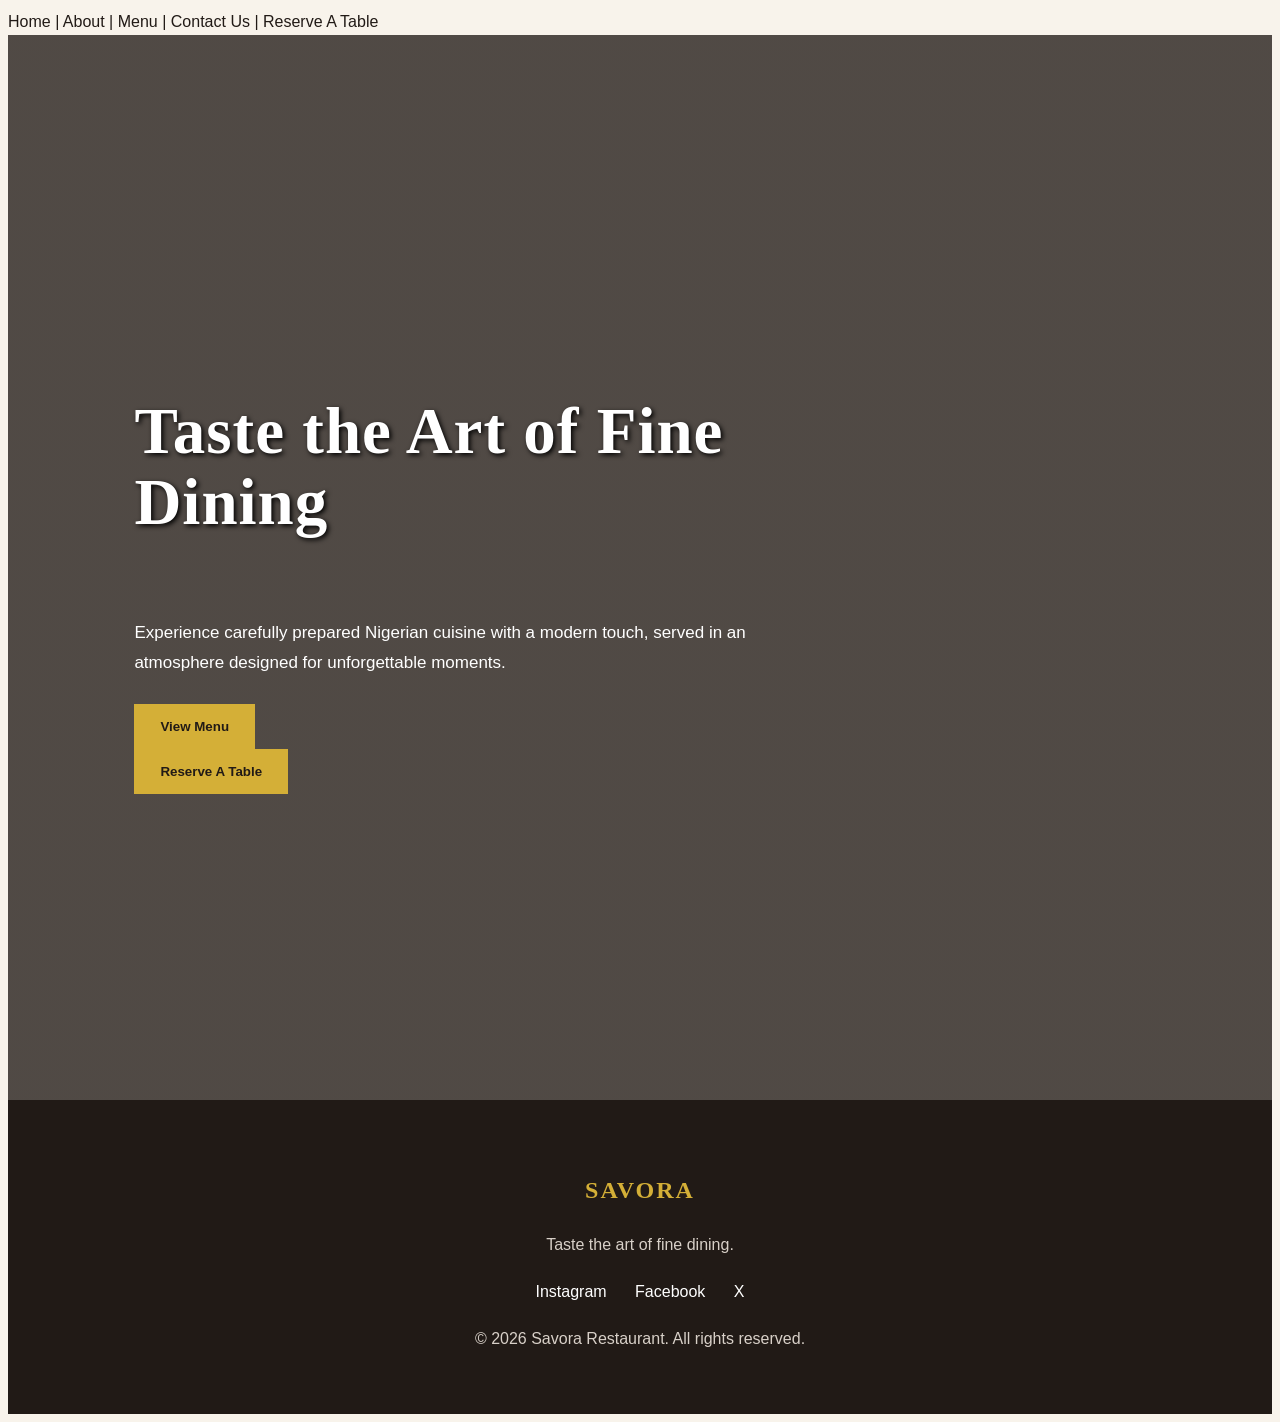
<file: index.html>
<!DOCTYPE html>
<html lang="en">
<head>
    <meta charset="UTF-8">
    <meta name="viewport" content="width=device-width, initial-scale=1.0">
    <title>SAVORA</title>
    <link rel="icon" href="./media/download__2_-removebg-preview.png">
    <link rel="stylesheet" href="./style.css">
</head>
<body>
    <a href="/">Home |</a>
    <a href="./about.html">About |</a>
    <a href="./menu.html">Menu |</a>
    <a href="./contact.html">Contact Us |</a>
    <a href="./reservation.html">Reserve A Table</a>

<section id="home">
    <h1>Taste the Art of Fine Dining</h1>

    <p>
        Experience carefully prepared Nigerian cuisine with a modern touch,
        served in an atmosphere designed for unforgettable moments.
    </p>

    <button onclick="window.location.href='menu.html'">
    View Menu
</button>

<button onclick="window.location.href='reservation.html'">
    Reserve A Table
</button>
</section>

<footer>
    <h2>SAVORA</h2>

    <p>Taste the art of fine dining.</p>

    <div>
        <a href="#">Instagram</a>
        <a href="#">Facebook</a>
        <a href="#">X</a>
    </div>

    <p>© 2026 Savora Restaurant. All rights reserved.</p>
</footer>
</body>
</html>
</file>
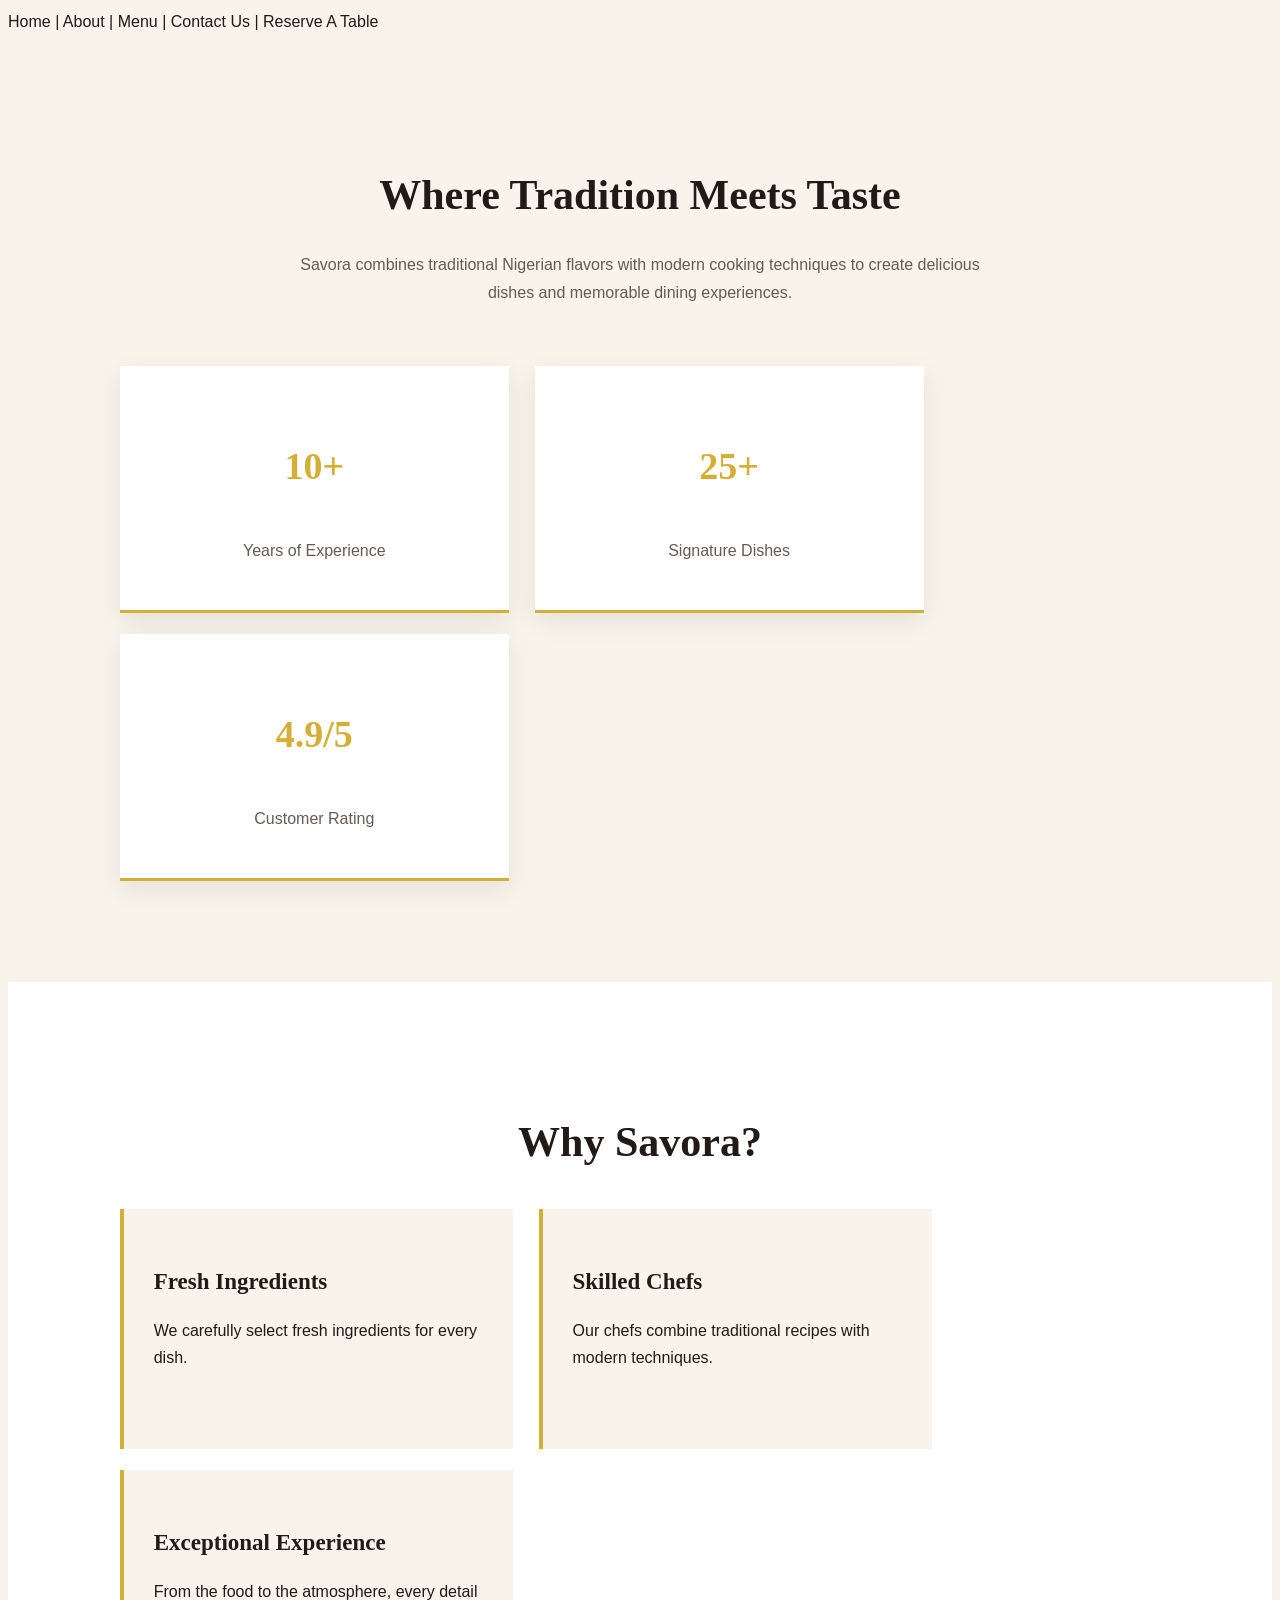
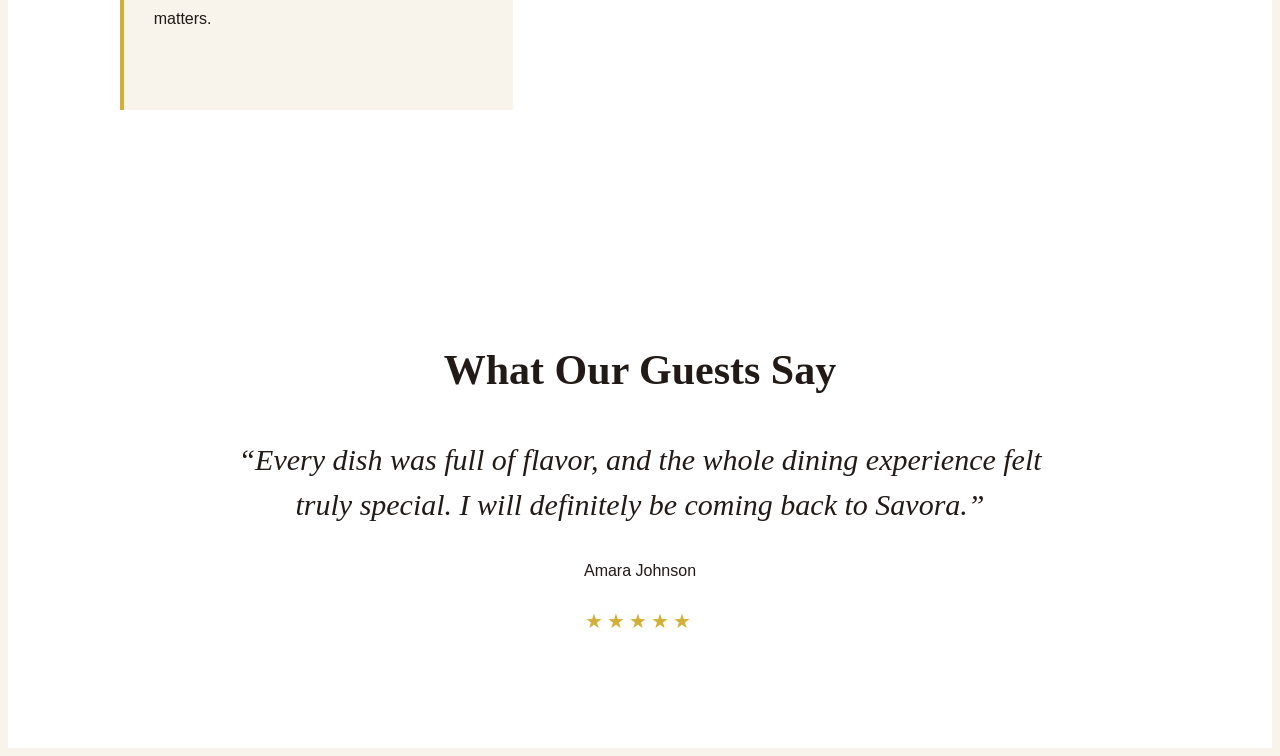
<file: about.html>
<!DOCTYPE html>
<html lang="en">
<head>
    <meta charset="UTF-8">
    <meta name="viewport" content="width=device-width, initial-scale=1.0">
    <title>Savora - About</title>
     <link rel="icon" href="./media/download__2_-removebg-preview.png">
</head>
<body>
     <a href="/">Home |</a>
    <a href="./about.html">About |</a>
    <a href="./menu.html">Menu |</a>
    <a href="./contact.html">Contact Us |</a>
    <a href="./reservation.html">Reserve A Table</a>
        <link rel="stylesheet" href="./style.css">
<section id="about">
    <h2>Where Tradition Meets Taste</h2>

    <p>
        Savora combines traditional Nigerian flavors with modern cooking
        techniques to create delicious dishes and memorable dining experiences.
    </p>

    <div>
        <h3>10+</h3>
        <p>Years of Experience</p>
    </div>

    <div>
        <h3>25+</h3>
        <p>Signature Dishes</p>
    </div>

    <div>
        <h3>4.9/5</h3>
        <p>Customer Rating</p>
    </div>
</section>

<section>
    <h2>Why Savora?</h2>

    <article>
        <h3>Fresh Ingredients</h3>
        <p>
            We carefully select fresh ingredients for every dish.
        </p>
    </article>

    <article>
        <h3>Skilled Chefs</h3>
        <p>
            Our chefs combine traditional recipes with modern techniques.
        </p>
    </article>

    <article>
        <h3>Exceptional Experience</h3>
        <p>
            From the food to the atmosphere, every detail matters.
        </p>
    </article>
</section>

<section>
    <h2>What Our Guests Say</h2>

    <blockquote>
        “Every dish was full of flavor, and the whole dining experience
        felt truly special. I will definitely be coming back to Savora.”
    </blockquote>

    <p>Amara Johnson</p>

    <p>★★★★★</p>
</section>

</body>
</html>
</file>
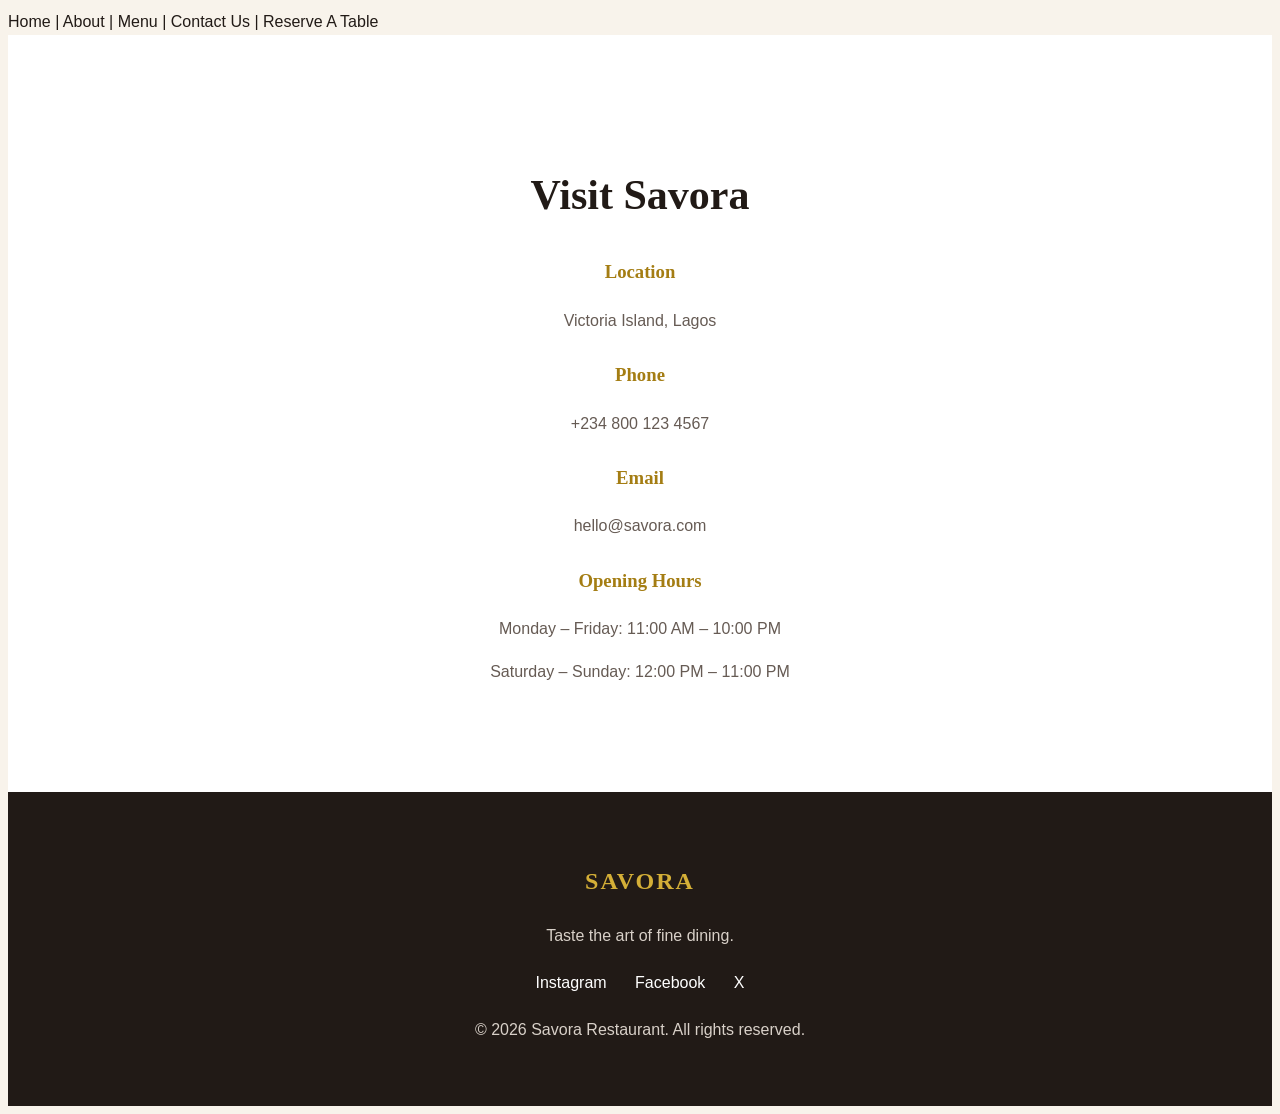
<file: contact.html>
<!DOCTYPE html>
<html lang="en">
<head>
    <meta charset="UTF-8">
    <meta name="viewport" content="width=device-width, initial-scale=1.0">
    <title>SAVORA - Contact Us</title>
     <link rel="icon" href="./media/download__2_-removebg-preview.png">
</head>
<body>
    <a href="/">Home |</a>
    <a href="./about.html">About |</a>
    <a href="./menu.html">Menu |</a>
    <a href="./contact.html">Contact Us |</a>
    <a href="./reservation.html">Reserve A Table</a>
        <link rel="stylesheet" href="./style.css">

<section id="contact">
    <h2>Visit Savora</h2>

    <h3>Location</h3>
    <p>Victoria Island, Lagos</p>

    <h3>Phone</h3>
    <p>+234 800 123 4567</p>

    <h3>Email</h3>
    <p>hello@savora.com</p>

    <h3>Opening Hours</h3>
    <p>Monday – Friday: 11:00 AM – 10:00 PM</p>
    <p>Saturday – Sunday: 12:00 PM – 11:00 PM</p>
</section>

<footer>
    <h2>SAVORA</h2>

    <p>Taste the art of fine dining.</p>

    <div>
        <a href="#">Instagram</a>
        <a href="#">Facebook</a>
        <a href="#">X</a>
    </div>

    <p>© 2026 Savora Restaurant. All rights reserved.</p>
</footer>

</body>
</html>
</file>
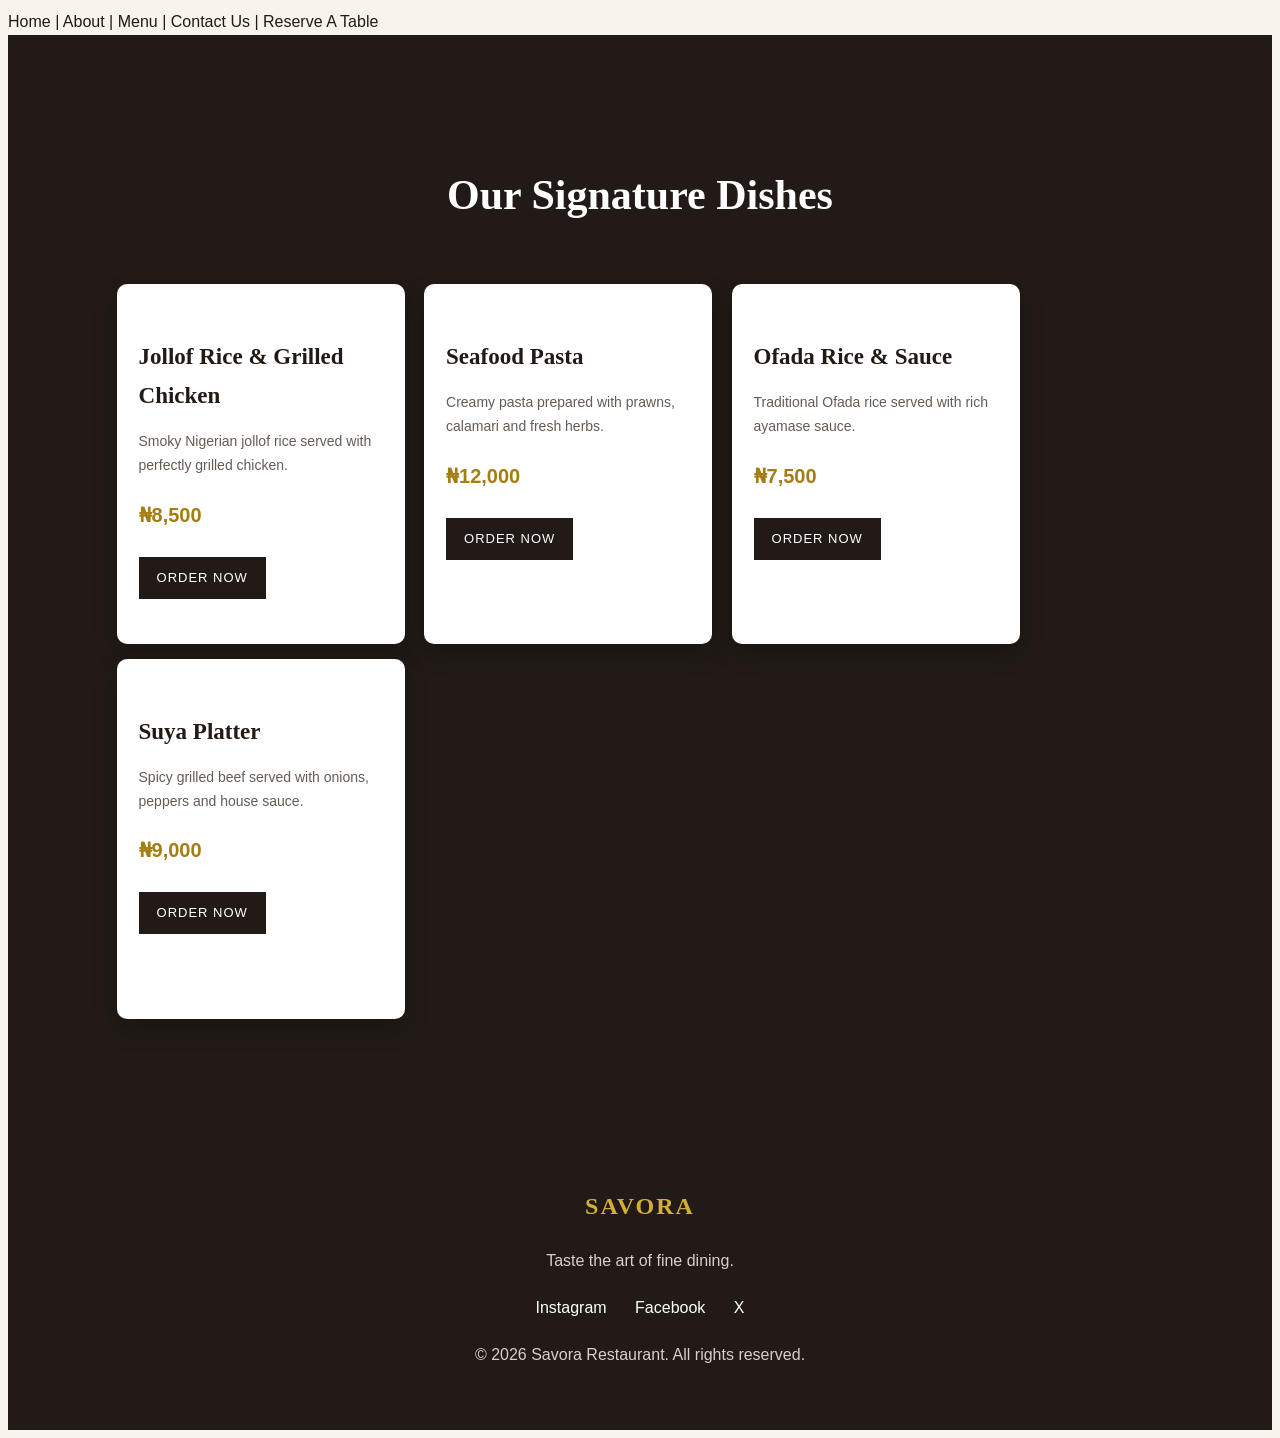
<file: menu.html>
<!DOCTYPE html>
<html lang="en">
<head>
    <meta charset="UTF-8">
    <meta name="viewport" content="width=device-width, initial-scale=1.0">
    <title>SABORA - Menu</title>
     <link rel="icon" href="./media/download__2_-removebg-preview.png">
</head>
<body>
    <a href="/">Home |</a>
    <a href="./about.html">About |</a>
    <a href="./menu.html">Menu |</a>
    <a href="./contact.html">Contact Us |</a>
    <a href="./reservation.html">Reserve A Table</a>
        <link rel="stylesheet" href="./style.css">
        
<div class="boom">
<section id="menu">
    <h2>Our Signature Dishes</h2>

    <div>
        <h3>Jollof Rice &amp; Grilled Chicken</h3>
        <p>Smoky Nigerian jollof rice served with perfectly grilled chicken.</p>
        <p>₦8,500</p>
        <a href="#">Order Now</a>
    </div>

    <div>
        <h3>Seafood Pasta</h3>
        <p>Creamy pasta prepared with prawns, calamari and fresh herbs.</p>
        <p>₦12,000</p>
        <a href="#">Order Now</a>
    </div>

    <div>
        <h3>Ofada Rice &amp; Sauce</h3>
        <p>Traditional Ofada rice served with rich ayamase sauce.</p>
        <p>₦7,500</p>
        <a href="#">Order Now</a>
    </div>

    <div>
        <h3>Suya Platter</h3>
        <p>Spicy grilled beef served with onions, peppers and house sauce.</p>
        <p>₦9,000</p>
        <a href="#">Order Now</a>
    </div>
</section>

<footer>
    <h2>SAVORA</h2>

    <p>Taste the art of fine dining.</p>

    <div>
        <a href="#">Instagram</a>
        <a href="#">Facebook</a>
        <a href="#">X</a>
    </div>

    <p>© 2026 Savora Restaurant. All rights reserved.</p>
</footer>
</div>
</body>
</html>
</file>
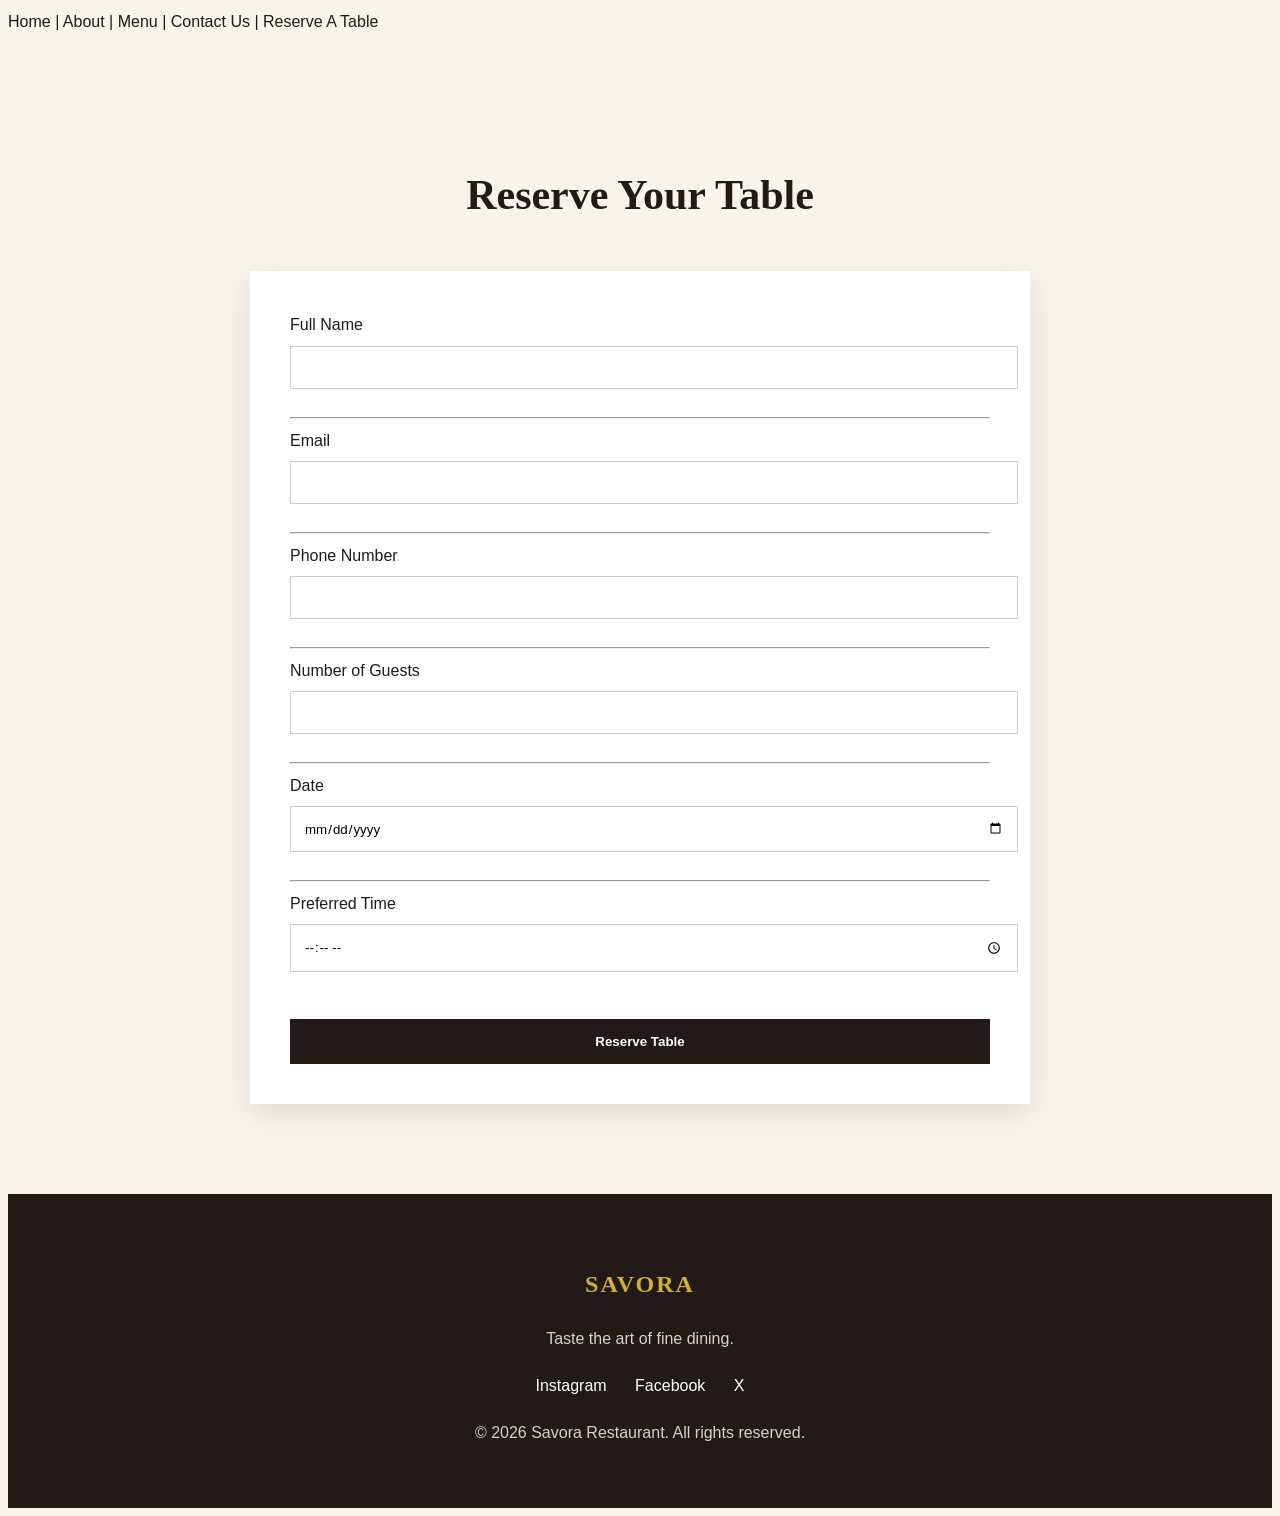
<file: reservation.html>
<!DOCTYPE html>
<html lang="en">
<head>
    <meta charset="UTF-8">
    <meta name="viewport" content="width=device-width, initial-scale=1.0">
    <title>SAVORA - Reservation</title>
</head>
<body>
 <a href="/">Home |</a>
    <a href="./about.html">About |</a>
    <a href="./menu.html">Menu |</a>
    <a href="./contact.html">Contact Us |</a>
    <a href="./reservation.html">Reserve A Table</a>
        <link rel="stylesheet" href="./style.css">

<section id="reservation">
    <h2>Reserve Your Table</h2>

    <form>
        <label for="name">Full Name</label>
        <input type="text" id="name" name="name" required> <br>
<hr>
        <label for="email">Email</label>
        <input type="email" id="email" name="email" required> <br>
<hr>
        <label for="phone">Phone Number</label>
        <input type="tel" id="phone" name="phone" required> <br>
<hr>
        <label for="guests">Number of Guests</label>
        <input type="number" id="guests" name="guests" min="1" required> <br>
<hr>
        <label for="date">Date</label>
        <input type="date" id="date" name="date" required> <br>
<hr>
        <label for="time">Preferred Time</label>
        <input type="time" id="time" name="time" required> <br>
<br>
        <button type="submit">Reserve Table</button>
    </form>
</section>
<footer>
    <h2>SAVORA</h2>

    <p>Taste the art of fine dining.</p>

    <div>
        <a href="#">Instagram</a>
        <a href="#">Facebook</a>
        <a href="#">X</a>
    </div>

    <p>© 2026 Savora Restaurant. All rights reserved.</p>
</footer>
</body>
</html>
</file>
<file: style.css>
```css
@import url('https://fonts.googleapis.com/css2?family=Playfair+Display:wght@500;600;700&family=Poppins:wght@300;400;500;600&display=swap');


/* GENERAL STYLING */

* {
    box-sizing: border-box;
    margin: 0;
    padding: 0;
}

html {
    scroll-behavior: smooth;
}

body {
    font-family: 'Poppins', sans-serif;
    background-color: #f8f3eb;
    color: #211a16;
    line-height: 1.7;
}

h1,
h2,
h3 {
    font-family: 'Playfair Display', serif;
}

a {
    text-decoration: none;
    color: inherit;
}


/* HEADER / NAVIGATION */

header {
    background-color: #211a16;
    padding: 20px 7%;
}

nav {
    display: flex;
    align-items: center;
    justify-content: space-between;
}

nav .logo a {
    color: #d4af37;
    font-family: 'Playfair Display', serif;
    font-size: 28px;
    font-weight: 700;
    letter-spacing: 2px;
}

nav ul {
    display: flex;
    gap: 35px;
    list-style: none;
}

nav ul li a {
    color: #ffffff;
    font-size: 14px;
    text-transform: uppercase;
    letter-spacing: 1px;
}

nav ul li a:hover {
    color: #d4af37;
}

nav .reserve-btn {
    background-color: #d4af37;
    color: #211a16;
    padding: 11px 20px;
    border: 1px solid #d4af37;
    font-weight: 600;
}

nav .reserve-btn:hover {
    background-color: transparent;
    color: #d4af37;
}


/* HERO SECTION */

#home {
    min-height: 85vh;
    padding: 150px 10%;
    display: flex;
    flex-direction: column;
    justify-content: center;
    align-items: flex-start;
    background: linear-gradient(
        rgba(33, 26, 22, 0.78),
        rgba(33, 26, 22, 0.78)
    );
    color: #ffffff;
}

#home h1 {
    max-width: 700px;
    font-size: 65px;
    line-height: 1.1;
    letter-spacing: 1px;
    text-shadow: 2px 2px 5px #000000;
}

#home p {
    max-width: 650px;
    margin: 25px 0;
    font-size: 17px;
    line-height: 1.8;
}

#home button {
    background-color: #d4af37;
    color: #211a16;
    padding: 14px 25px;
    margin-right: 12px;
    border: 1px solid #d4af37;
    font-family: 'Poppins', sans-serif;
    font-weight: 600;
    cursor: pointer;
}

#home button:hover {
    background-color: transparent;
    color: #ffffff;
    border-color: #ffffff;
}


/* GENERAL SECTIONS */

#about,
#menu,
#contact,
#reservation {
    padding: 90px 8%;
}

#about h2,
#menu h2,
#contact h2,
#reservation h2,
section > h2 {
    text-align: center;
    font-size: 42px;
    margin-bottom: 20px;
    color: #211a16;
}

#about > p {
    max-width: 700px;
    margin: 0 auto 50px;
    text-align: center;
    color: #665b54;
}


/* RESTAURANT INFORMATION */

#about > div {
    display: inline-block;
    width: 31%;
    margin: 1%;
    padding: 30px;
    text-align: center;
    background-color: #ffffff;
    border-bottom: 3px solid #d4af37;
    box-shadow: 0 8px 25px rgba(0, 0, 0, 0.08);
}

#about > div h3 {
    font-size: 38px;
    color: #d4af37;
}

#about > div p {
    color: #665b54;
}


/* SIGNATURE DISHES */

#menu {
    background-color: #211a16;
}

#menu h2 {
    color: #ffffff;
    margin-bottom: 45px;
}

#menu > div {
    display: inline-block;
    vertical-align: top;
    width: 23%;
    margin: 0.7%;
    min-height: 300px;
    padding: 30px 22px;
    background-color: #ffffff;
    border-radius: 10px;
    box-shadow: 0 10px 25px rgba(0, 0, 0, 0.18);
}

#menu > div h3 {
    font-size: 23px;
    margin-bottom: 15px;
}

#menu > div p {
    color: #665b54;
    font-size: 14px;
    margin-bottom: 15px;
}

#menu > div p:nth-of-type(2) {
    color: #a47d13;
    font-size: 20px;
    font-weight: 600;
}

#menu > div a {
    display: inline-block;
    margin-top: 10px;
    padding: 10px 18px;
    background-color: #211a16;
    color: #ffffff;
    font-size: 13px;
    text-transform: uppercase;
    letter-spacing: 1px;
}

#menu > div a:hover {
    background-color: #d4af37;
    color: #211a16;
}


/* WHY SAVORA */

section:not(#home):not(#about):not(#menu):not(#reservation):not(#contact) {
    padding: 90px 8%;
    background-color: #ffffff;
}

section:not(#home):not(#about):not(#menu):not(#reservation):not(#contact) article {
    display: inline-block;
    vertical-align: top;
    width: 31%;
    margin: 1%;
    padding: 30px;
    min-height: 180px;
    border-left: 4px solid #d4af37;
    background-color: #f8f3eb;
}

section:not(#home):not(#about):not(#menu):not(#reservation):not(#contact) article h3 {
    font-size: 23px;
    margin-bottom: 12px;
}


/* CUSTOMER REVIEW */

blockquote {
    max-width: 850px;
    margin: 30px auto;
    text-align: center;
    font-family: 'Playfair Display', serif;
    font-size: 30px;
    font-style: italic;
    line-height: 1.5;
    color: #211a16;
}

section:not(#home):not(#about):not(#menu):not(#reservation):not(#contact) > p {
    text-align: center;
}

section:not(#home):not(#about):not(#menu):not(#reservation):not(#contact) > p:last-child {
    color: #d4af37;
    font-size: 20px;
    letter-spacing: 4px;
}


/* RESERVATION */

#reservation {
    background-color: #f8f3eb;
}

#reservation form {
    max-width: 700px;
    margin: 40px auto 0;
    padding: 40px;
    background-color: #ffffff;
    box-shadow: 0 10px 30px rgba(0, 0, 0, 0.1);
}

#reservation label {
    display: block;
    margin-bottom: 7px;
    font-weight: 500;
}

#reservation input {
    width: 100%;
    padding: 13px;
    margin-bottom: 20px;
    border: 1px solid #d6cec5;
    font-family: 'Poppins', sans-serif;
    outline: none;
}

#reservation input:focus {
    border-color: #d4af37;
}

#reservation button {
    width: 100%;
    padding: 14px;
    background-color: #211a16;
    color: #ffffff;
    border: 1px solid #211a16;
    font-family: 'Poppins', sans-serif;
    font-weight: 600;
    cursor: pointer;
}

#reservation button:hover {
    background-color: #d4af37;
    color: #211a16;
}


/* CONTACT */

#contact {
    background-color: #ffffff;
    text-align: center;
}

#contact h3 {
    margin-top: 25px;
    color: #a47d13;
}

#contact p {
    color: #665b54;
}


/* FOOTER */

footer {
    padding: 50px 8%;
    text-align: center;
    background-color: #211a16;
    color: #ffffff;
}

footer h2 {
    color: #d4af37;
    letter-spacing: 2px;
}

footer p {
    margin: 12px 0;
    color: #d8d0c8;
}

footer div {
    margin: 20px 0;
}

footer div a {
    margin: 0 12px;
    color: #ffffff;
}

footer div a:hover {
    color: #d4af37;
}


/* RESPONSIVE DESIGN */

@media (max-width: 900px) {

    nav {
        flex-direction: column;
        gap: 20px;
    }

    #home h1 {
        font-size: 48px;
    }

    #menu > div,
    #about > div,
    section:not(#home):not(#about):not(#menu):not(#reservation):not(#contact) article {
        width: 47%;
    }
}


@media (max-width: 600px) {

    nav ul {
        flex-direction: column;
        align-items: center;
        gap: 12px;
    }

    #home {
        padding: 100px 7%;
    }

    #home h1 {
        font-size: 40px;
    }

    #about > div,
    #menu > div,
    section:not(#home):not(#about):not(#menu):not(#reservation):not(#contact) article {
        width: 100%;
        margin: 10px 0;
    }

    #about,
    #menu,
    #reservation,
    #contact {
        padding: 60px 7%;
    }

    blockquote {
        font-size: 23px;
    }
}
```
</file>
